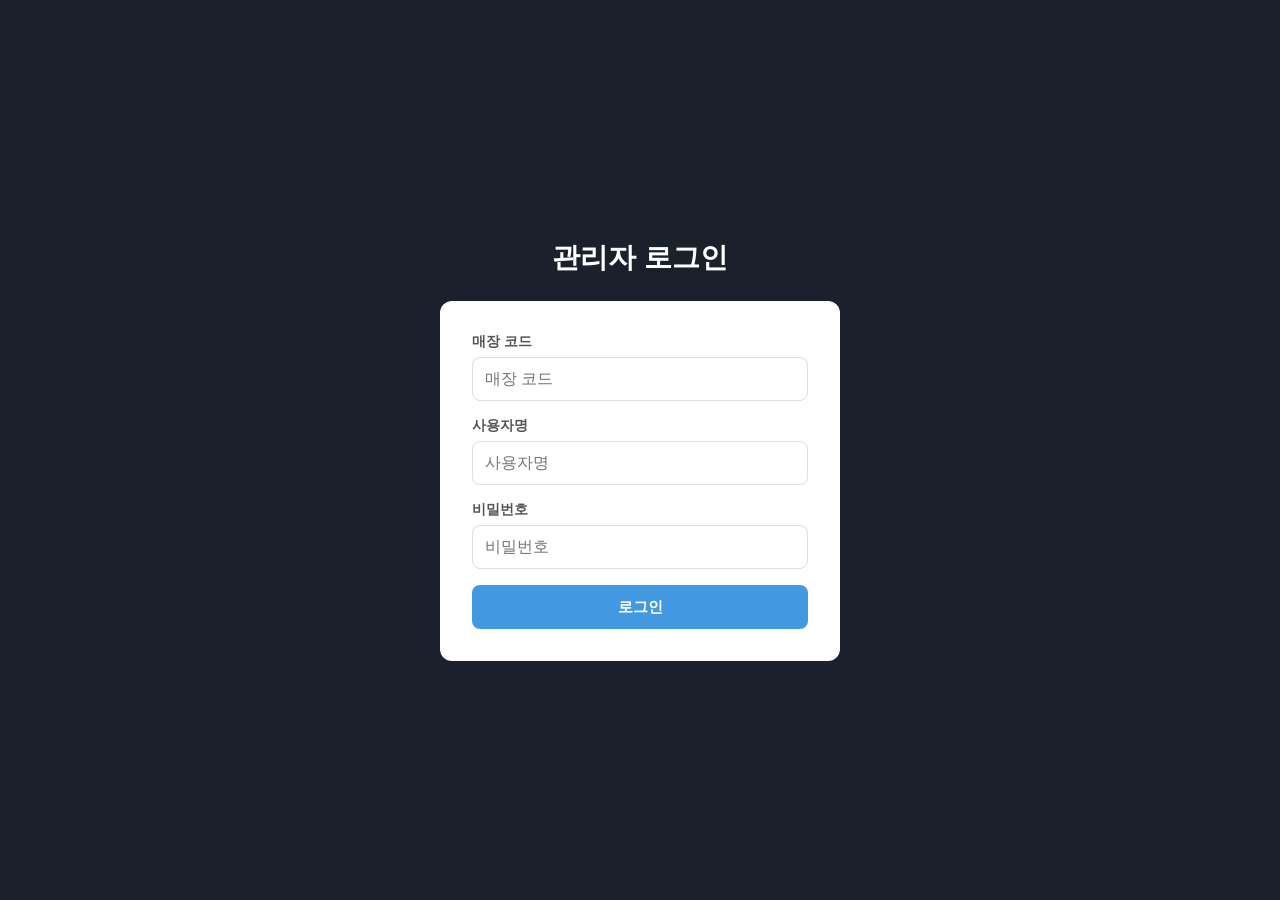
<file: src/main/resources/static/admin/index.html>
<!DOCTYPE html>
<html lang="ko">
<head>
    <meta charset="UTF-8">
    <meta name="viewport" content="width=device-width, initial-scale=1.0">
    <title>테이블오더 관리자</title>
    <link rel="stylesheet" href="css/style.css">
</head>
<body>
    <!-- 로그인 화면 -->
    <div id="login-screen" class="screen">
        <div class="login-container">
            <h1 class="login-title">관리자 로그인</h1>
            <form id="login-form" class="login-form">
                <div class="form-group">
                    <label for="store-code">매장 코드</label>
                    <input type="text" id="store-code" placeholder="매장 코드" required>
                </div>
                <div class="form-group">
                    <label for="username">사용자명</label>
                    <input type="text" id="username" placeholder="사용자명" required>
                </div>
                <div class="form-group">
                    <label for="password">비밀번호</label>
                    <input type="password" id="password" placeholder="비밀번호" required>
                </div>
                <button type="submit" class="btn btn-primary btn-full">로그인</button>
                <p id="login-error" class="error-message" hidden></p>
            </form>
        </div>
    </div>

    <!-- 메인 화면 -->
    <div id="main-screen" class="screen" hidden>
        <header class="admin-header">
            <div class="header-left">
                <h1 class="header-title">테이블오더 관리</h1>
                <span id="store-name" class="store-name"></span>
            </div>
            <button id="btn-logout" class="btn btn-secondary btn-sm">로그아웃</button>
        </header>

        <nav class="admin-nav">
            <button class="admin-nav-btn active" data-section="dashboard">주문 대시보드</button>
            <button class="admin-nav-btn" data-section="tables">테이블 관리</button>
            <button class="admin-nav-btn" data-section="menus">메뉴 관리</button>
        </nav>

        <!-- 주문 대시보드 -->
        <section id="section-dashboard" class="section active">
            <div class="section-header">
                <h2>실시간 주문</h2>
                <span id="sse-status" class="sse-status">연결 중...</span>
            </div>
            <div id="order-grid" class="order-grid"></div>
            <div id="dashboard-empty" class="empty-state"><p>주문이 없습니다</p></div>
        </section>

        <!-- 테이블 관리 -->
        <section id="section-tables" class="section">
            <div class="section-header">
                <h2>테이블 관리</h2>
                <button id="btn-add-table" class="btn btn-primary btn-sm">테이블 추가</button>
            </div>
            <div id="table-grid" class="table-grid"></div>
        </section>

        <!-- 메뉴 관리 -->
        <section id="section-menus" class="section">
            <div class="section-header">
                <h2>메뉴 관리</h2>
                <button id="btn-add-menu" class="btn btn-primary btn-sm">메뉴 추가</button>
            </div>
            <div id="category-tabs" class="category-tabs"></div>
            <div id="admin-menu-list" class="admin-menu-list"></div>
        </section>
    </div>

    <!-- 주문 상세 모달 -->
    <div id="order-detail-modal" class="modal" hidden>
        <div class="modal-content modal-lg">
            <div class="modal-header">
                <h3 id="detail-title">주문 상세</h3>
                <button id="btn-close-detail" class="btn-close" aria-label="닫기">✕</button>
            </div>
            <div id="detail-body" class="modal-body"></div>
        </div>
    </div>

    <!-- 확인 모달 -->
    <div id="confirm-modal" class="modal" hidden>
        <div class="modal-content">
            <p id="confirm-message"></p>
            <div class="modal-actions">
                <button id="btn-confirm-cancel" class="btn btn-secondary">취소</button>
                <button id="btn-confirm-ok" class="btn btn-danger">확인</button>
            </div>
        </div>
    </div>

    <script type="module" src="js/app.js"></script>
</body>
</html>
</file>
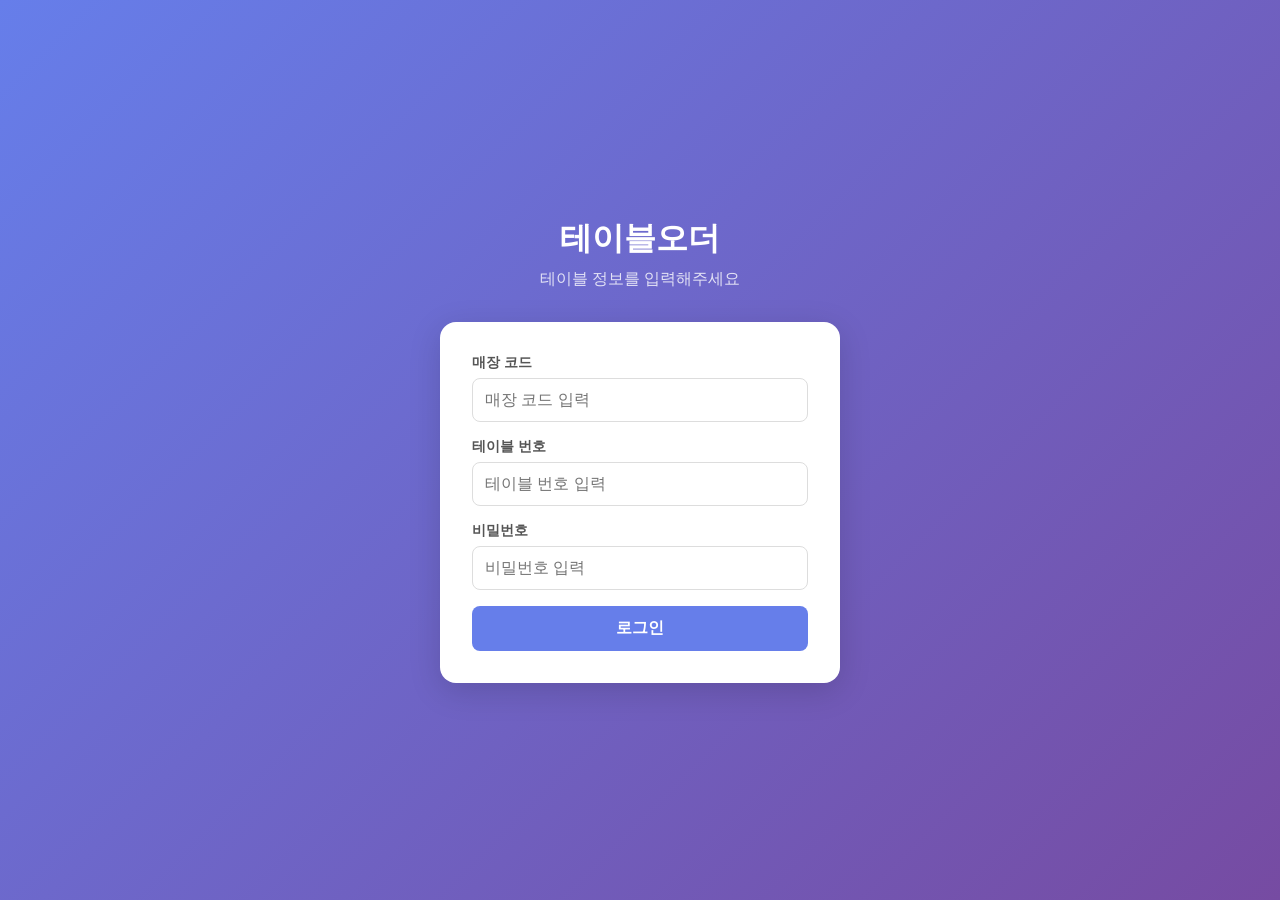
<file: src/main/resources/static/customer/index.html>
<!DOCTYPE html>
<html lang="ko">
<head>
    <meta charset="UTF-8">
    <meta name="viewport" content="width=device-width, initial-scale=1.0">
    <title>테이블오더</title>
    <link rel="stylesheet" href="css/style.css">
</head>
<body>
    <!-- 로그인 화면 -->
    <div id="login-screen" class="screen">
        <div class="login-container">
            <h1 class="login-title">테이블오더</h1>
            <p class="login-subtitle">테이블 정보를 입력해주세요</p>
            <form id="login-form" class="login-form">
                <div class="form-group">
                    <label for="store-code">매장 코드</label>
                    <input type="text" id="store-code" placeholder="매장 코드 입력" required>
                </div>
                <div class="form-group">
                    <label for="table-number">테이블 번호</label>
                    <input type="number" id="table-number" placeholder="테이블 번호 입력" required min="1">
                </div>
                <div class="form-group">
                    <label for="table-password">비밀번호</label>
                    <input type="password" id="table-password" placeholder="비밀번호 입력" required>
                </div>
                <button type="submit" class="btn btn-primary btn-full">로그인</button>
                <p id="login-error" class="error-message" hidden></p>
            </form>
        </div>
    </div>

    <!-- 메인 화면 (메뉴/장바구니/주문내역) -->
    <div id="main-screen" class="screen" hidden>
        <!-- 상단 헤더 -->
        <header class="header">
            <span id="header-table-info" class="header-info"></span>
            <nav class="header-nav">
                <button class="nav-btn active" data-tab="menu">메뉴</button>
                <button class="nav-btn" data-tab="cart">장바구니 <span id="cart-badge" class="badge" hidden>0</span></button>
                <button class="nav-btn" data-tab="orders">주문내역</button>
            </nav>
        </header>

        <!-- 메뉴 탭 -->
        <div id="tab-menu" class="tab-content active">
            <div class="category-bar" id="category-bar"></div>
            <div class="menu-grid" id="menu-grid"></div>
        </div>

        <!-- 장바구니 탭 -->
        <div id="tab-cart" class="tab-content">
            <div id="cart-items" class="cart-items"></div>
            <div id="cart-empty" class="empty-state">
                <p>장바구니가 비어있습니다</p>
            </div>
            <div id="cart-footer" class="cart-footer" hidden>
                <div class="cart-total">
                    <span>총 금액</span>
                    <span id="cart-total-amount" class="total-amount">0원</span>
                </div>
                <div class="cart-actions">
                    <button id="btn-clear-cart" class="btn btn-secondary">비우기</button>
                    <button id="btn-order" class="btn btn-primary">주문하기</button>
                </div>
            </div>
        </div>

        <!-- 주문내역 탭 -->
        <div id="tab-orders" class="tab-content">
            <div id="order-list" class="order-list"></div>
            <div id="orders-empty" class="empty-state">
                <p>주문 내역이 없습니다</p>
            </div>
        </div>
    </div>

    <!-- 주문 성공 모달 -->
    <div id="order-success-modal" class="modal" hidden>
        <div class="modal-content">
            <div class="modal-icon">✅</div>
            <h2>주문이 완료되었습니다</h2>
            <p>주문번호: <span id="success-order-number"></span></p>
            <p class="modal-redirect">잠시 후 메뉴 화면으로 이동합니다...</p>
        </div>
    </div>

    <script type="module" src="js/app.js"></script>
</body>
</html>
</file>
<file: src/main/resources/static/admin/css/style.css>
/* === Reset & Base === */
*, *::before, *::after { box-sizing: border-box; margin: 0; padding: 0; }
body { font-family: 'Segoe UI', -apple-system, sans-serif; background: #f0f2f5; color: #333; min-height: 100vh; }
[hidden] { display: none !important; }

/* === Login === */
.login-container { display: flex; flex-direction: column; align-items: center; justify-content: center; min-height: 100vh; padding: 2rem; background: #1a202c; }
.login-title { font-size: 1.75rem; color: #fff; margin-bottom: 1.5rem; }
.login-form { background: #fff; padding: 2rem; border-radius: 12px; width: 100%; max-width: 400px; }
.form-group { margin-bottom: 1rem; }
.form-group label { display: block; font-size: 0.875rem; font-weight: 600; margin-bottom: 0.375rem; color: #555; }
.form-group input { width: 100%; padding: 0.75rem; border: 1px solid #ddd; border-radius: 8px; font-size: 1rem; }
.form-group input:focus { outline: none; border-color: #4299e1; }
.error-message { color: #e53e3e; font-size: 0.875rem; margin-top: 0.75rem; text-align: center; }

/* === Buttons === */
.btn { display: inline-flex; align-items: center; justify-content: center; padding: 0.625rem 1.25rem; border: none; border-radius: 8px; font-size: 0.9375rem; font-weight: 600; cursor: pointer; min-height: 44px; min-width: 44px; transition: background 0.2s; }
.btn-primary { background: #4299e1; color: #fff; }
.btn-primary:hover { background: #3182ce; }
.btn-secondary { background: #e2e8f0; color: #4a5568; }
.btn-secondary:hover { background: #cbd5e0; }
.btn-danger { background: #e53e3e; color: #fff; }
.btn-danger:hover { background: #c53030; }
.btn-success { background: #48bb78; color: #fff; }
.btn-success:hover { background: #38a169; }
.btn-warning { background: #ed8936; color: #fff; }
.btn-warning:hover { background: #dd6b20; }
.btn-full { width: 100%; }
.btn-sm { padding: 0.375rem 0.75rem; font-size: 0.8125rem; min-height: 36px; }
.btn-close { background: none; border: none; font-size: 1.25rem; cursor: pointer; color: #718096; padding: 0.25rem; min-width: 44px; min-height: 44px; }

/* === Admin Header === */
.admin-header { display: flex; justify-content: space-between; align-items: center; padding: 1rem 1.5rem; background: #1a202c; color: #fff; }
.header-title { font-size: 1.25rem; }
.store-name { font-size: 0.875rem; color: #a0aec0; }

/* === Admin Nav === */
.admin-nav { display: flex; background: #fff; border-bottom: 1px solid #e2e8f0; padding: 0 1rem; }
.admin-nav-btn { padding: 0.875rem 1.25rem; border: none; background: none; font-size: 0.9375rem; font-weight: 600; color: #718096; cursor: pointer; border-bottom: 3px solid transparent; min-height: 44px; transition: all 0.2s; }
.admin-nav-btn.active { color: #4299e1; border-bottom-color: #4299e1; }

/* === Sections === */
.section { display: none; padding: 1.5rem; }
.section.active { display: block; }
.section-header { display: flex; justify-content: space-between; align-items: center; margin-bottom: 1rem; }
.section-header h2 { font-size: 1.25rem; }

/* === SSE Status === */
.sse-status { font-size: 0.8125rem; padding: 0.25rem 0.75rem; border-radius: 999px; }
.sse-connected { background: #c6f6d5; color: #276749; }
.sse-disconnected { background: #fed7d7; color: #9b2c2c; }

/* === Order Grid (Dashboard) === */
.order-grid { display: grid; grid-template-columns: repeat(auto-fill, minmax(300px, 1fr)); gap: 1rem; }
.order-card { background: #fff; border-radius: 12px; padding: 1rem; box-shadow: 0 1px 4px rgba(0,0,0,0.08); cursor: pointer; transition: transform 0.2s, box-shadow 0.2s; border-left: 4px solid #e2e8f0; }
.order-card:hover { transform: translateY(-2px); box-shadow: 0 4px 12px rgba(0,0,0,0.12); }
.order-card.status-PENDING { border-left-color: #ecc94b; }
.order-card.status-PREPARING { border-left-color: #4299e1; }
.order-card.status-COMPLETED { border-left-color: #48bb78; }
.order-card.new-order { animation: highlight 2s ease-out; }
@keyframes highlight { 0% { background: #ebf8ff; } 100% { background: #fff; } }
.order-card-top { display: flex; justify-content: space-between; align-items: center; margin-bottom: 0.5rem; }
.order-table-num { font-size: 1.125rem; font-weight: 700; }
.order-status-badge { padding: 0.25rem 0.625rem; border-radius: 999px; font-size: 0.75rem; font-weight: 600; }
.badge-PENDING { background: #fefcbf; color: #975a16; }
.badge-PREPARING { background: #bee3f8; color: #2a4365; }
.badge-COMPLETED { background: #c6f6d5; color: #276749; }
.order-card-items { font-size: 0.8125rem; color: #4a5568; margin-bottom: 0.5rem; max-height: 3rem; overflow: hidden; }
.order-card-bottom { display: flex; justify-content: space-between; align-items: center; font-size: 0.875rem; }
.order-amount { font-weight: 700; color: #2d3748; }
.order-time { color: #a0aec0; }
.order-card-actions { display: flex; gap: 0.375rem; margin-top: 0.75rem; }
.order-card-actions .btn { flex: 1; }

/* === Table Grid === */
.table-grid { display: grid; grid-template-columns: repeat(auto-fill, minmax(240px, 1fr)); gap: 1rem; }
.table-card { background: #fff; border-radius: 12px; padding: 1.25rem; box-shadow: 0 1px 4px rgba(0,0,0,0.08); }
.table-card-header { display: flex; justify-content: space-between; align-items: center; margin-bottom: 0.75rem; }
.table-num { font-size: 1.25rem; font-weight: 700; }
.table-session-status { font-size: 0.8125rem; padding: 0.25rem 0.625rem; border-radius: 999px; }
.session-active { background: #c6f6d5; color: #276749; }
.session-inactive { background: #e2e8f0; color: #718096; }
.table-card-info { font-size: 0.875rem; color: #4a5568; margin-bottom: 0.75rem; }
.table-card-actions { display: flex; gap: 0.5rem; }
.table-card-actions .btn { flex: 1; }

/* === Menu Management === */
.category-tabs { display: flex; gap: 0.5rem; overflow-x: auto; padding-bottom: 1rem; }
.category-tab { padding: 0.5rem 1rem; border: 1px solid #e2e8f0; border-radius: 8px; background: #fff; cursor: pointer; font-size: 0.875rem; min-height: 44px; display: flex; align-items: center; white-space: nowrap; }
.category-tab.active { background: #4299e1; color: #fff; border-color: #4299e1; }
.admin-menu-list { display: flex; flex-direction: column; gap: 0.75rem; }
.admin-menu-item { background: #fff; border-radius: 12px; padding: 1rem; display: flex; align-items: center; gap: 1rem; box-shadow: 0 1px 4px rgba(0,0,0,0.06); }
.admin-menu-img { width: 64px; height: 64px; border-radius: 8px; object-fit: cover; background: #e2e8f0; flex-shrink: 0; display: flex; align-items: center; justify-content: center; }
.admin-menu-info { flex: 1; }
.admin-menu-name { font-weight: 600; margin-bottom: 0.25rem; }
.admin-menu-price { color: #4299e1; font-weight: 700; }
.admin-menu-actions { display: flex; gap: 0.375rem; }

/* === Modal === */
.modal { position: fixed; inset: 0; background: rgba(0,0,0,0.5); display: flex; align-items: center; justify-content: center; z-index: 1000; padding: 1rem; }
.modal[hidden] { display: none; }
.modal-content { background: #fff; border-radius: 12px; padding: 1.5rem; max-width: 480px; width: 100%; }
.modal-lg { max-width: 600px; }
.modal-header { display: flex; justify-content: space-between; align-items: center; margin-bottom: 1rem; }
.modal-body { max-height: 60vh; overflow-y: auto; }
.modal-actions { display: flex; gap: 0.5rem; margin-top: 1.5rem; justify-content: flex-end; }

/* === Detail Modal === */
.detail-items { margin: 1rem 0; }
.detail-item { display: flex; justify-content: space-between; padding: 0.5rem 0; border-bottom: 1px solid #f0f0f0; font-size: 0.9375rem; }
.detail-total { display: flex; justify-content: space-between; padding: 0.75rem 0; font-size: 1.125rem; font-weight: 700; border-top: 2px solid #333; margin-top: 0.5rem; }
.detail-actions { display: flex; gap: 0.5rem; margin-top: 1rem; }
.detail-actions .btn { flex: 1; }

/* === Empty State === */
.empty-state { display: flex; align-items: center; justify-content: center; min-height: 200px; color: #a0aec0; }

/* === Responsive === */
@media (max-width: 768px) {
    .order-grid { grid-template-columns: 1fr; }
    .table-grid { grid-template-columns: 1fr; }
}
</file>
<file: src/main/resources/static/customer/css/style.css>
/* === Reset & Base === */
*, *::before, *::after { box-sizing: border-box; margin: 0; padding: 0; }
html { font-size: 16px; }
body { font-family: 'Segoe UI', -apple-system, sans-serif; background: #f5f5f5; color: #333; min-height: 100vh; }

/* === Screen === */
.screen { min-height: 100vh; }
[hidden] { display: none !important; }

/* === Login === */
.login-container { display: flex; flex-direction: column; align-items: center; justify-content: center; min-height: 100vh; padding: 2rem; background: linear-gradient(135deg, #667eea 0%, #764ba2 100%); }
.login-title { font-size: 2rem; color: #fff; margin-bottom: 0.5rem; }
.login-subtitle { color: rgba(255,255,255,0.8); margin-bottom: 2rem; }
.login-form { background: #fff; padding: 2rem; border-radius: 16px; width: 100%; max-width: 400px; box-shadow: 0 8px 32px rgba(0,0,0,0.15); }
.form-group { margin-bottom: 1rem; }
.form-group label { display: block; font-size: 0.875rem; font-weight: 600; margin-bottom: 0.375rem; color: #555; }
.form-group input { width: 100%; padding: 0.75rem; border: 1px solid #ddd; border-radius: 8px; font-size: 1rem; transition: border-color 0.2s; }
.form-group input:focus { outline: none; border-color: #667eea; }
.error-message { color: #e53e3e; font-size: 0.875rem; margin-top: 0.75rem; text-align: center; }

/* === Buttons === */
.btn { display: inline-flex; align-items: center; justify-content: center; padding: 0.75rem 1.5rem; border: none; border-radius: 8px; font-size: 1rem; font-weight: 600; cursor: pointer; min-height: 44px; min-width: 44px; transition: background 0.2s, transform 0.1s; }
.btn:active { transform: scale(0.97); }
.btn-primary { background: #667eea; color: #fff; }
.btn-primary:hover { background: #5a6fd6; }
.btn-secondary { background: #e2e8f0; color: #4a5568; }
.btn-secondary:hover { background: #cbd5e0; }
.btn-danger { background: #e53e3e; color: #fff; }
.btn-danger:hover { background: #c53030; }
.btn-full { width: 100%; }
.btn-sm { padding: 0.5rem 1rem; font-size: 0.875rem; min-height: 36px; }

/* === Header === */
.header { position: sticky; top: 0; z-index: 100; background: #fff; box-shadow: 0 2px 8px rgba(0,0,0,0.08); padding: 0.75rem 1rem; }
.header-info { font-size: 0.875rem; color: #718096; display: block; margin-bottom: 0.5rem; }
.header-nav { display: flex; gap: 0.25rem; }
.nav-btn { flex: 1; padding: 0.625rem; border: none; background: #f7fafc; border-radius: 8px; font-size: 0.9375rem; font-weight: 600; color: #718096; cursor: pointer; min-height: 44px; position: relative; transition: all 0.2s; }
.nav-btn.active { background: #667eea; color: #fff; }
.badge { background: #e53e3e; color: #fff; font-size: 0.75rem; padding: 0.125rem 0.5rem; border-radius: 999px; margin-left: 0.25rem; }

/* === Tabs === */
.tab-content { display: none; padding: 1rem; padding-bottom: 5rem; }
.tab-content.active { display: block; }

/* === Category Bar === */
.category-bar { display: flex; gap: 0.5rem; overflow-x: auto; padding-bottom: 0.75rem; -webkit-overflow-scrolling: touch; }
.category-bar::-webkit-scrollbar { display: none; }
.category-chip { flex-shrink: 0; padding: 0.5rem 1rem; border: 1px solid #e2e8f0; border-radius: 999px; background: #fff; font-size: 0.875rem; cursor: pointer; min-height: 44px; display: flex; align-items: center; transition: all 0.2s; }
.category-chip.active { background: #667eea; color: #fff; border-color: #667eea; }

/* === Menu Grid === */
.menu-grid { display: grid; grid-template-columns: repeat(2, 1fr); gap: 0.75rem; margin-top: 0.5rem; }
.menu-card { background: #fff; border-radius: 12px; overflow: hidden; box-shadow: 0 2px 8px rgba(0,0,0,0.06); cursor: pointer; transition: transform 0.2s, box-shadow 0.2s; }
.menu-card:active { transform: scale(0.98); }
.menu-card-img { width: 100%; height: 120px; object-fit: cover; background: #e2e8f0; display: flex; align-items: center; justify-content: center; color: #a0aec0; font-size: 2rem; }
.menu-card-img img { width: 100%; height: 100%; object-fit: cover; }
.menu-card-body { padding: 0.75rem; }
.menu-card-name { font-size: 0.9375rem; font-weight: 600; margin-bottom: 0.25rem; white-space: nowrap; overflow: hidden; text-overflow: ellipsis; }
.menu-card-price { font-size: 1rem; font-weight: 700; color: #667eea; }
.menu-card-desc { font-size: 0.8125rem; color: #718096; margin-top: 0.25rem; display: -webkit-box; -webkit-line-clamp: 2; -webkit-box-orient: vertical; overflow: hidden; }
.menu-card-actions { padding: 0 0.75rem 0.75rem; }
.btn-add-cart { width: 100%; }

/* === Cart === */
.cart-items { display: flex; flex-direction: column; gap: 0.75rem; }
.cart-item { background: #fff; border-radius: 12px; padding: 1rem; display: flex; align-items: center; gap: 1rem; box-shadow: 0 1px 4px rgba(0,0,0,0.06); }
.cart-item-info { flex: 1; }
.cart-item-name { font-weight: 600; margin-bottom: 0.25rem; }
.cart-item-price { color: #667eea; font-weight: 700; }
.cart-item-controls { display: flex; align-items: center; gap: 0.5rem; }
.cart-item-controls button { width: 36px; height: 36px; border: 1px solid #e2e8f0; border-radius: 8px; background: #fff; font-size: 1.125rem; cursor: pointer; display: flex; align-items: center; justify-content: center; }
.cart-item-qty { font-weight: 600; min-width: 1.5rem; text-align: center; }
.cart-item-remove { color: #e53e3e; border: none; background: none; cursor: pointer; font-size: 1.25rem; padding: 0.25rem; min-width: 44px; min-height: 44px; display: flex; align-items: center; justify-content: center; }
.cart-footer { position: fixed; bottom: 0; left: 0; right: 0; background: #fff; padding: 1rem; box-shadow: 0 -4px 12px rgba(0,0,0,0.08); z-index: 100; }
.cart-total { display: flex; justify-content: space-between; align-items: center; margin-bottom: 0.75rem; font-size: 1.125rem; }
.total-amount { font-weight: 700; color: #667eea; font-size: 1.25rem; }
.cart-actions { display: flex; gap: 0.5rem; }
.cart-actions .btn { flex: 1; }

/* === Orders === */
.order-list { display: flex; flex-direction: column; gap: 0.75rem; }
.order-card { background: #fff; border-radius: 12px; padding: 1rem; box-shadow: 0 1px 4px rgba(0,0,0,0.06); }
.order-card-header { display: flex; justify-content: space-between; align-items: center; margin-bottom: 0.75rem; }
.order-number { font-weight: 600; }
.order-status { padding: 0.25rem 0.75rem; border-radius: 999px; font-size: 0.8125rem; font-weight: 600; }
.status-PENDING { background: #fefcbf; color: #975a16; }
.status-PREPARING { background: #bee3f8; color: #2a4365; }
.status-COMPLETED { background: #c6f6d5; color: #276749; }
.order-card-items { font-size: 0.875rem; color: #4a5568; margin-bottom: 0.5rem; }
.order-card-footer { display: flex; justify-content: space-between; font-size: 0.875rem; color: #718096; }
.order-card-total { font-weight: 700; color: #333; }

/* === Empty State === */
.empty-state { display: flex; align-items: center; justify-content: center; min-height: 200px; color: #a0aec0; font-size: 1rem; }

/* === Modal === */
.modal { position: fixed; inset: 0; background: rgba(0,0,0,0.5); display: flex; align-items: center; justify-content: center; z-index: 1000; padding: 1rem; }
.modal[hidden] { display: none; }
.modal-content { background: #fff; border-radius: 16px; padding: 2rem; text-align: center; max-width: 360px; width: 100%; }
.modal-icon { font-size: 3rem; margin-bottom: 1rem; }
.modal-content h2 { margin-bottom: 0.5rem; }
.modal-redirect { color: #718096; font-size: 0.875rem; margin-top: 1rem; }

/* === Responsive === */
@media (min-width: 768px) {
    .menu-grid { grid-template-columns: repeat(3, 1fr); }
}
@media (min-width: 1024px) {
    .menu-grid { grid-template-columns: repeat(4, 1fr); }
}
</file>
